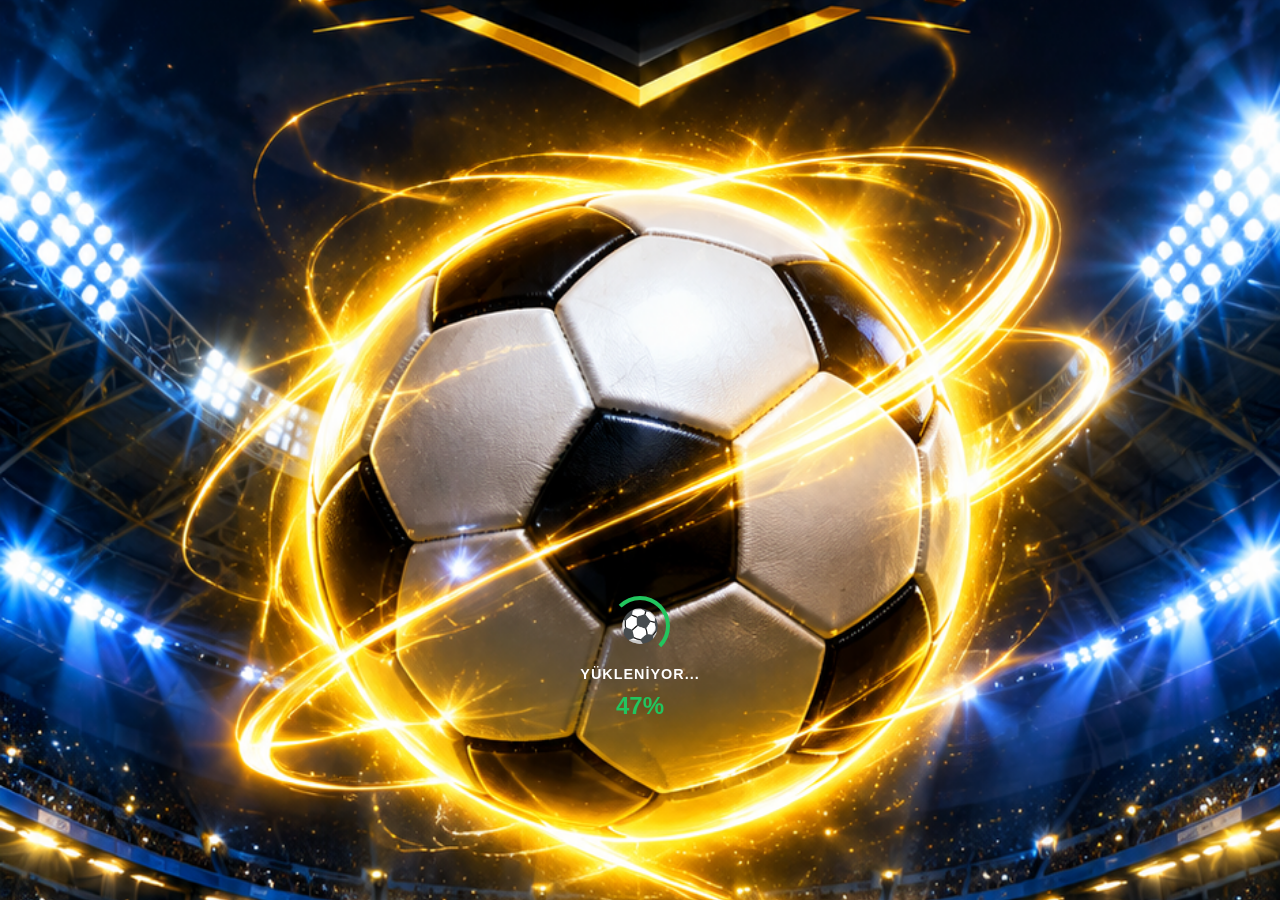
<file: index.html>
<!DOCTYPE html>
<html lang="tr">
<head>
    <meta charset="UTF-8">
    <meta name="viewport" content="width=device-width, initial-scale=1.0, user-scalable=no, viewport-fit=cover">
    <meta name="mobile-web-app-capable" content="yes">
    <meta name="apple-mobile-web-app-capable" content="yes">
    <meta name="apple-mobile-web-app-status-bar-style" content="black-translucent">
    <meta name="theme-color" content="#0a192f">
    <title>Saha Bilgini</title>
    <link rel="stylesheet" href="style.css">
    <link rel="manifest" href="manifest.json">
    <style>
        html, body { background-color: #0a192f !important; margin: 0; padding: 0; }
        @keyframes spin { 0% { transform: rotate(0deg); } 100% { transform: rotate(360deg); } }
        @keyframes pulse { 0% { transform: scale(1); } 50% { transform: scale(1.05); } 100% { transform: scale(1); } }
        @keyframes floatIn { from { opacity: 0; transform: translateY(20px); } to { opacity: 1; transform: translateY(0); } }
        @keyframes shake { 0%, 100% { transform: translateX(0); } 25% { transform: translateX(-5px); } 75% { transform: translateX(5px); } }
        @keyframes glow { 0%, 100% { box-shadow: 0 0 15px rgba(251, 191, 36, 0.5); } 50% { box-shadow: 0 0 30px rgba(251, 191, 36, 1); } }
        @keyframes comboPop { 0% { transform: scale(0); opacity: 0; } 50% { transform: scale(1.3); opacity: 1; } 100% { transform: scale(1); opacity: 1; } }
        @keyframes comboFloat { 0% { transform: translateY(0); opacity: 1; } 100% { transform: translateY(-80px); opacity: 0; } }
    </style>
</head>
<body>

    <!-- SPLASH -->
    <div id="splash-screen">
        <img src="splash-bg.png" alt="Saha Bilgini" class="bg">
        <div class="loader-container" id="loader-container">
            <div class="loader-circle"><div class="loader-ring"></div><div class="loader-ball">⚽</div></div>
            <div class="loading-text">YÜKLENİYOR...</div>
            <div class="loading-percent" id="splash-percent">0%</div>
        </div>
        <button id="start-music-btn" class="start-btn" onclick="startGameWithMusic()" style="display: none;">SAHAYA ÇIKMAK İÇİN DOKUN</button>
    </div>

    <!-- ANA MENÜ -->
    <div id="menu-screen" class="screen active">
        <div class="top-panel">
            <div class="profile-box" onclick="showProfileScreen()" style="cursor:pointer;">
                <span class="profile-icon">👤</span>
                <span class="profile-name" id="menu-profile-name">Oyuncu</span>
            </div>
            <div class="stats-box"><span class="stat-icon">⭐</span><span id="total-stars-display">0</span></div>
            <div class="stats-box"><span class="stat-icon">🪙</span><span id="total-coins-display">0</span></div>
        </div>
        <div id="daily-reminder-banner" class="daily-reminder" style="display:none;" onclick="showDailyScreen()">
            <span>🎁 Günlük ödülünü almayı unutma!</span>
        </div>
        <div class="logo-container">
            <div class="logo-badge">🏆</div>
            <h1 class="game-logo">SAHA<br><span>BİLGİNİ</span></h1>
        </div>
        <div class="menu-buttons">
            <button id="resume-btn" class="menu-btn btn-resume" onclick="resumeGame()" style="display:none;">⏸️ DEVAM ET</button>
            <button class="menu-btn btn-play" onclick="showLevelScreen()">▶️ OYUNA BAŞLA</button>
            <button class="menu-btn btn-daily" onclick="showDailyScreen()">🎁 GÜNLÜK ÖDÜL</button>
            <button class="menu-btn btn-daily-quest" onclick="showQuestsScreen()">🔥 GÜNLÜK GÖREVLER</button>
            <button class="menu-btn btn-ach" onclick="showAchievementsScreen()">🏆 BAŞARIMLAR</button>
            <button class="menu-btn btn-spin" onclick="showSpinScreen()">🎡 ÇARKIFELEK</button>
            <button class="menu-btn btn-invite" onclick="shareGameForStars()">📤 ARKADAŞINI DAVET ET (+10 ⭐)</button>
            <button class="menu-btn btn-settings" onclick="showSettingsScreen()">⚙️ AYARLAR</button>
            <button class="menu-btn btn-howto" onclick="showHowToScreen()">📖 NASIL OYNANIR</button>
        </div>
    </div>

    <!-- BAŞARIMLAR -->
    <div id="achievements-screen" class="screen">
        <div class="settings-header"><h2>🏆 Başarımlar</h2><button class="back-menu-btn" onclick="showMenuScreen()">← Ana Menü</button></div>
        <p class="ach-subtitle">Hedefleri tamamla, ödülleri kap!</p>
        <div class="ach-list" id="ach-list"></div>
    </div>

    <!-- GÜNLÜK GÖREVLER -->
    <div id="quests-screen" class="screen">
        <div class="settings-header"><h2>🔥 Günlük Görevler</h2><button class="back-menu-btn" onclick="showMenuScreen()">← Ana Menü</button></div>
        <p class="ach-subtitle">Bugünün hedeflerini tamamla, ekstra ödüller kazan!</p>
        <div class="ach-list" id="quests-list"></div>
    </div>

    <!-- GÜNLÜK ÖDÜL -->
    <div id="daily-screen" class="screen">
        <div class="settings-header"><h2>🎁 Günlük Ödül</h2><button class="back-menu-btn" onclick="showMenuScreen()">← Ana Menü</button></div>
        <p class="daily-subtitle">Her gün gel, ödülünü al! Seri bozulursa başa döner.</p>
        <div class="daily-grid" id="daily-grid"></div>
        <button class="daily-claim-btn" id="daily-claim-btn" onclick="claimDailyReward()">ÖDÜLÜ AL 🎁</button>
        <p class="daily-status" id="daily-status"></p>
    </div>

    <!-- LİDERLİK TABLOSU -->
    <div id="leaderboard-screen" class="screen">
        <div class="settings-header"><h2>🥇 Liderlik Tablosu</h2><button class="back-menu-btn" onclick="showMenuScreen()">← Ana Menü</button></div>
        <p class="ach-subtitle">En yüksek skorların!</p>
        <div class="ach-list" id="leaderboard-list"></div>
    </div>

    <!-- GÜNÜN SORUSU -->
    <div id="daily-question-screen" class="screen">
        <div class="settings-header"><h2>🌟 Günün Sorusu</h2><button class="back-menu-btn" onclick="showMenuScreen()">← Ana Menü</button></div>
        <p class="ach-subtitle">Her gün tek soru, büyük ödül!</p>
        <div class="daily-question-box" id="daily-question-box">
            <div class="daily-q-icon">🌟</div>
            <div class="daily-q-text" id="daily-q-text">Soru yükleniyor...</div>
            <div class="daily-q-options" id="daily-q-options"></div>
            <div class="daily-q-status" id="daily-q-status"></div>
        </div>
    </div>

    <!-- MAĞAZA -->
    <div id="shop-screen" class="screen">
        <div class="settings-header"><h2>🛒 Mağaza</h2><button class="back-menu-btn" onclick="showMenuScreen()">← Ana Menü</button></div>
        <p class="ach-subtitle">Coin'lerini harcayacak yer!</p>
        <div class="shop-tabs">
            <button class="shop-tab active" onclick="showShopTab('themes')">🎨 Temalar</button>
            <button class="shop-tab" onclick="showShopTab('jokers')">🃏 Jokerler</button>
            <button class="shop-tab" onclick="showShopTab('avatars')">👤 Avatarlar</button>
        </div>
        <div class="shop-content" id="shop-content"></div>
    </div>

    <!-- NASIL OYNANIR -->
    <div id="howto-screen" class="screen">
        <div class="settings-header"><h2>📖 Nasıl Oynanır?</h2><button class="back-menu-btn" onclick="showMenuScreen()">← Ana Menü</button></div>
        <div class="howto-content">
            <div class="howto-item"><div class="howto-icon">🎯</div><div><strong>Doğru Cevap:</strong> Her doğru cevap 100 puan ve 5 coin kazandırır.</div></div>
            <div class="howto-item"><div class="howto-icon">🔥</div><div><strong>Combo:</strong> Üst üste doğru yap, bonus puan kazan!</div></div>
            <div class="howto-item"><div class="howto-icon">⭐</div><div><strong>Yıldızlar:</strong> %30 ile 1, %70 ile 2, %100 ile 3 yıldız alırsın.</div></div>
            <div class="howto-item"><div class="howto-icon">🔒</div><div><strong>Kilit Açma:</strong> Ya yeterli yıldız topla ya da coin öde.</div></div>
            <div class="howto-item"><div class="howto-icon">🃏</div><div><strong>Jokerler:</strong> ✂️ 30, 🎯 70, ❤️ 50 coin.</div></div>
            <div class="howto-item"><div class="howto-icon">🎡</div><div><strong>Çarkıfelek:</strong> 4 saatte 1 ücretsiz çevirme hakkın var!</div></div>
            <div class="howto-item"><div class="howto-icon">🌟</div><div><strong>Günün Sorusu:</strong> Her gün özel soru, doğru cevap = 100 coin + 5 yıldız!</div></div>
            <div class="howto-item"><div class="howto-icon">🛒</div><div><strong>Mağaza:</strong> Coin'lerinle tema, joker ve avatar satın al!</div></div>
            <div class="howto-item"><div class="howto-icon">🎁</div><div><strong>Günlük Ödül:</strong> Her gün gel, artan ödüller kazan!</div></div>
            <div class="howto-item"><div class="howto-icon">🔥</div><div><strong>Günlük Görevler:</strong> Bugünün hedeflerini tamamla, ekstra kazan!</div></div>
            <div class="howto-item"><div class="howto-icon">🏆</div><div><strong>Başarımlar:</strong> Hedefleri tamamla, büyük ödüller kazan!</div></div>
            <div class="howto-item"><div class="howto-icon">👑</div><div><strong>Şampiyonlar Ligi:</strong> 60+ yıldız toplayınca özel bölüm açılır!</div></div>
            <div class="howto-item"><div class="howto-icon">📤</div><div><strong>Paylaş & Kazan:</strong> Oyunu paylaş, her gün +10 ⭐ kazan!</div></div>
            <div class="howto-item"><div class="howto-icon">⏸️</div><div><strong>Pause:</strong> Oyun ekranında sağ üstteki ⏸️ butonuna basarak oyunu durdurabilirsin.</div></div>
        </div>
    </div>

    <!-- TOAST -->
    <div id="toast-notification" class="toast">İsim kaydedildi!</div>

    <!-- COMBO GÖSTERGESİ -->
    <div id="combo-display" class="combo-display"></div>

    <!-- PROFİL -->
    <div id="profile-screen" class="screen">
        <div class="profile-header">
            <h2>👤 Oyuncu Profili</h2>
            <button class="back-menu-btn" onclick="showMenuScreen()">← Ana Menü</button>
        </div>
        <div class="player-card">
            <div class="player-avatar" id="player-avatar-emoji">👤</div>
            <input type="text" id="profile-name-input" class="profile-name-input" placeholder="İsmini yaz..." maxlength="15">
            <button class="profile-save-btn" onclick="saveProfileName()">KAYDET ✅</button>
            <div class="player-welcome" id="player-welcome">Hoş geldin, Oyuncu!</div>
        </div>
        <div class="stats-circle-container">
            <canvas id="stats-canvas" width="200" height="200"></canvas>
            <div class="stats-circle-center">
                <div class="stats-circle-value" id="stats-percentage">0%</div>
                <div class="stats-circle-label">Doğruluk</div>
            </div>
        </div>
        <div class="stats-grid">
            <div class="stat-card stat-blue"><div class="stat-card-icon">🎯</div><div class="stat-card-value" id="stat-total-score">0</div><div class="stat-card-label">Toplam Puan</div></div>
            <div class="stat-card stat-green"><div class="stat-card-icon">✅</div><div class="stat-card-value" id="stat-total-correct">0</div><div class="stat-card-label">Doğru Cevap</div></div>
            <div class="stat-card stat-red"><div class="stat-card-icon">❌</div><div class="stat-card-value" id="stat-total-wrong">0</div><div class="stat-card-label">Yanlış Cevap</div></div>
            <div class="stat-card stat-gold"><div class="stat-card-icon">🏆</div><div class="stat-card-value" id="stat-high-score">0</div><div class="stat-card-label">En Yüksek Skor</div></div>
            <div class="stat-card stat-purple"><div class="stat-card-icon">📚</div><div class="stat-card-value" id="stat-levels-completed">0</div><div class="stat-card-label">Tamamlanan Level</div></div>
            <div class="stat-card stat-orange"><div class="stat-card-icon">⭐</div><div class="stat-card-value" id="stat-perfect-levels">0</div><div class="stat-card-label">Tam Puan Level</div></div>
        </div>
        <div class="player-rank-box">
            <div class="player-rank" id="player-rank">🏅 ACEMİ</div>
            <div class="player-rank-desc" id="player-rank-desc">Daha yeni başlıyorsun, devam et!</div>
        </div>
        <button class="menu-btn btn-share" onclick="shareProfile()">📤 PROFİLİMİ PAYLAŞ</button>
    </div>

    <!-- AYARLAR -->
    <div id="settings-screen" class="screen">
        <div class="settings-header"><h2>⚙️ Ayarlar</h2><button class="back-menu-btn" onclick="showMenuScreen()">← Ana Menü</button></div>
        <div class="settings-list">
            <div class="setting-item">
                <span>🎵 Müzik</span>
                <label class="switch"><input type="checkbox" id="toggle-music" onchange="toggleMusic()"><span class="slider"></span></label>
            </div>
            <div class="setting-item">
                <span>🔊 Ses Efektleri</span>
                <label class="switch"><input type="checkbox" id="toggle-sound" onchange="toggleSound()"><span class="slider"></span></label>
            </div>
            <div class="setting-item">
                <span>🌗 Tema</span>
                <button class="theme-btn" onclick="toggleTheme()" id="theme-toggle-btn">🌙 KOYU</button>
            </div>
            <div class="setting-item">
                <span>📳 Titreşim</span>
                <label class="switch"><input type="checkbox" id="toggle-vibration" onchange="toggleVibration()" checked><span class="slider"></span></label>
            </div>
            <div class="setting-item"><span>🛒 Mağaza</span><button class="theme-btn" onclick="showShopScreen()">GİT</button></div>
            <div class="setting-item"><span>🥇 Liderlik Tablosu</span><button class="theme-btn" onclick="showLeaderboardScreen()">GÖRÜNTÜLE</button></div>
            <div class="setting-item"><span>Verileri Sıfırla</span><button class="reset-btn" onclick="resetGame()">Sıfırla</button></div>
        </div>
    </div>

    <!-- ÇARKIFELEK -->
    <div id="spin-screen" class="screen">
        <div class="spin-header">
            <button class="back-menu-btn" onclick="showMenuScreen()">← Ana Menü</button>
            <div class="stats-box"><span class="stat-icon">🪙</span><span id="spin-coins-display">0</span></div>
        </div>
        <div class="wheel-container">
            <div class="wheel-pointer">▼</div>
            <canvas id="wheel-canvas" width="320" height="320"></canvas>
            <button class="spin-btn" id="spin-btn" onclick="spinWheel()">SPIN 🎡</button>
        </div>
        <p class="spin-timer" id="spin-timer-text">Ücretsiz Çevirme: Hazır!</p>
    </div>

    <!-- LEVEL SEÇİM -->
    <div id="levels-screen" class="screen">
        <div class="screen-header"><span>Level Seçin</span><button class="back-menu-btn" onclick="showMenuScreen()">← Ana Menü</button></div>
        <div class="levels-container" id="levels-container"></div>
    </div>

    <!-- OYUN EKRANI -->
    <div id="quiz-screen" class="screen">
        <div class="quiz-header">
            <span id="question-counter">Soru 1/10</span>
            <div class="quiz-stats">
                <div class="quiz-coin-display">🪙 <span id="quiz-coins-display">0</span></div>
                <div class="timer-circle"><span id="timer-text">15s</span></div>
                <button class="pause-btn" onclick="openPauseMenu()">⏸️</button>
            </div>
        </div>
        <div class="combo-bar" id="combo-bar" style="display:none;">
            <span id="combo-text">🔥 0x COMBO</span>
        </div>
        <div class="question-box" id="question-text">Soru yükleniyor...</div>
        <div class="jokers-panel">
            <div class="jokers-container">
                <div class="joker-wrapper" onclick="useJoker('cut')">
                    <div class="joker-icon">✂️</div>
                    <div class="joker-name">Yarı Yarıya</div>
                    <div class="joker-price-tag">🪙 30</div>
                </div>
                <div class="joker-wrapper" onclick="useJoker('answer')">
                    <div class="joker-icon">🎯</div>
                    <div class="joker-name">Doğru Cevap</div>
                    <div class="joker-price-tag">🪙 70</div>
                </div>
                <div class="joker-wrapper" onclick="useJoker('heart')">
                    <div class="joker-icon">❤️</div>
                    <div class="joker-name">Çift Cevap</div>
                    <div class="joker-price-tag">🪙 50</div>
                </div>
            </div>
        </div>
        <div class="options-list" id="options-container"></div>
        <div class="explanation-box" id="explanation-box" style="display:none;">
            <div class="explanation-title" id="explanation-title">💡 Açıklama</div>
            <div class="explanation-text" id="explanation-text"></div>
        </div>
    </div>

    <!-- SONUÇ -->
    <div id="score-screen" class="screen">
        <div class="score-content">
            <div class="big-stars" id="result-stars">⭐⭐⭐</div>
            <h2 id="final-score-text">SKOR: 0</h2>
            <p id="final-correct-text">Doğru Sayısı: 0/10</p>
            <div class="score-actions">
                <button class="menu-btn btn-play" onclick="restartLevel()">🔄 TEKRAR OYNA</button>
                <button class="menu-btn btn-share" onclick="shareScore()">📤 PAYLAŞ</button>
                <button class="menu-btn btn-settings" onclick="showLevelScreen()">📋 LEVEL LİSTESİ</button>
            </div>
        </div>
    </div>

    <!-- UNLOCK MODAL -->
    <div id="unlock-modal" class="modal-overlay">
        <div class="modal-content">
            <button class="modal-close" onclick="closeUnlockModal()">✖</button>
            <h2 class="modal-title">UNLOCK LEVEL</h2>
            <div class="modal-lock-icon">🔐</div>
            <div class="modal-required">⭐ <span id="modal-required-stars">0</span></div>
            <p class="modal-subtext">TO UNLOCK THIS LEVEL</p>
            <button class="modal-unlock-btn" id="modal-unlock-btn" onclick="unlockLevelWithCoins()">UNLOCK NOW 🪙 <span id="modal-coin-cost">0</span></button>
            <p class="modal-coin-status" id="modal-coin-status"></p>
        </div>
    </div>

    <!-- PRIZE MODAL -->
    <div id="prize-modal" class="modal-overlay">
        <div class="modal-content prize-content">
            <div class="prize-icon" id="prize-icon">🎁</div>
            <h2 class="prize-title" id="prize-title">TEBRİKLER!</h2>
            <p class="prize-text" id="prize-text">Ödülünüz...</p>
            <button class="prize-collect-btn" onclick="closePrizeModal()">TOPLA ✅</button>
        </div>
    </div>

    <!-- ÖDÜL KUTUSU MODAL -->
    <div id="chest-modal" class="modal-overlay">
        <div class="modal-content chest-content">
            <button class="modal-close" onclick="closeChestModal()">✖</button>
            <h2 class="modal-title">🏆 ÖDÜL KUTUSU!</h2>
            <div class="chest-icon" id="chest-icon">📦</div>
            <p class="chest-text" id="chest-text">Kutuyu açmak için dokun!</p>
            <button class="chest-open-btn" id="chest-open-btn" onclick="openChest()">AÇ 📦</button>
        </div>
    </div>

    <!-- PAUSE MODAL -->
    <div id="pause-modal" class="modal-overlay">
        <div class="modal-content pause-content">
            <h2 class="modal-title">⏸️ OYUN DURDURULDU</h2>
            <div class="pause-buttons">
                <button class="pause-menu-btn btn-resume" onclick="resumeFromPause()">▶️ DEVAM ET</button>
                <button class="pause-menu-btn btn-restart" onclick="restartFromPause()">🔄 BAŞTAN BAŞLA</button>
                <button class="pause-menu-btn btn-menu" onclick="exitToMenuFromPause()">🏠 ANA MENÜ</button>
                <div class="pause-toggles">
                    <div class="pause-toggle-item">
                        <span>🎵 Müzik</span>
                        <label class="switch"><input type="checkbox" id="pause-toggle-music" onchange="toggleMusic()"><span class="slider"></span></label>
                    </div>
                    <div class="pause-toggle-item">
                        <span>🔊 Ses Efektleri</span>
                        <label class="switch"><input type="checkbox" id="pause-toggle-sound" onchange="toggleSound()"><span class="slider"></span></label>
                    </div>
                    <div class="pause-toggle-item">
                        <span>📳 Titreşim</span>
                        <label class="switch"><input type="checkbox" id="pause-toggle-vibration" onchange="toggleVibration()"><span class="slider"></span></label>
                    </div>
                </div>
            </div>
        </div>
    </div>

    <script src="script.js"></script>
</body>
    </html>
</file>
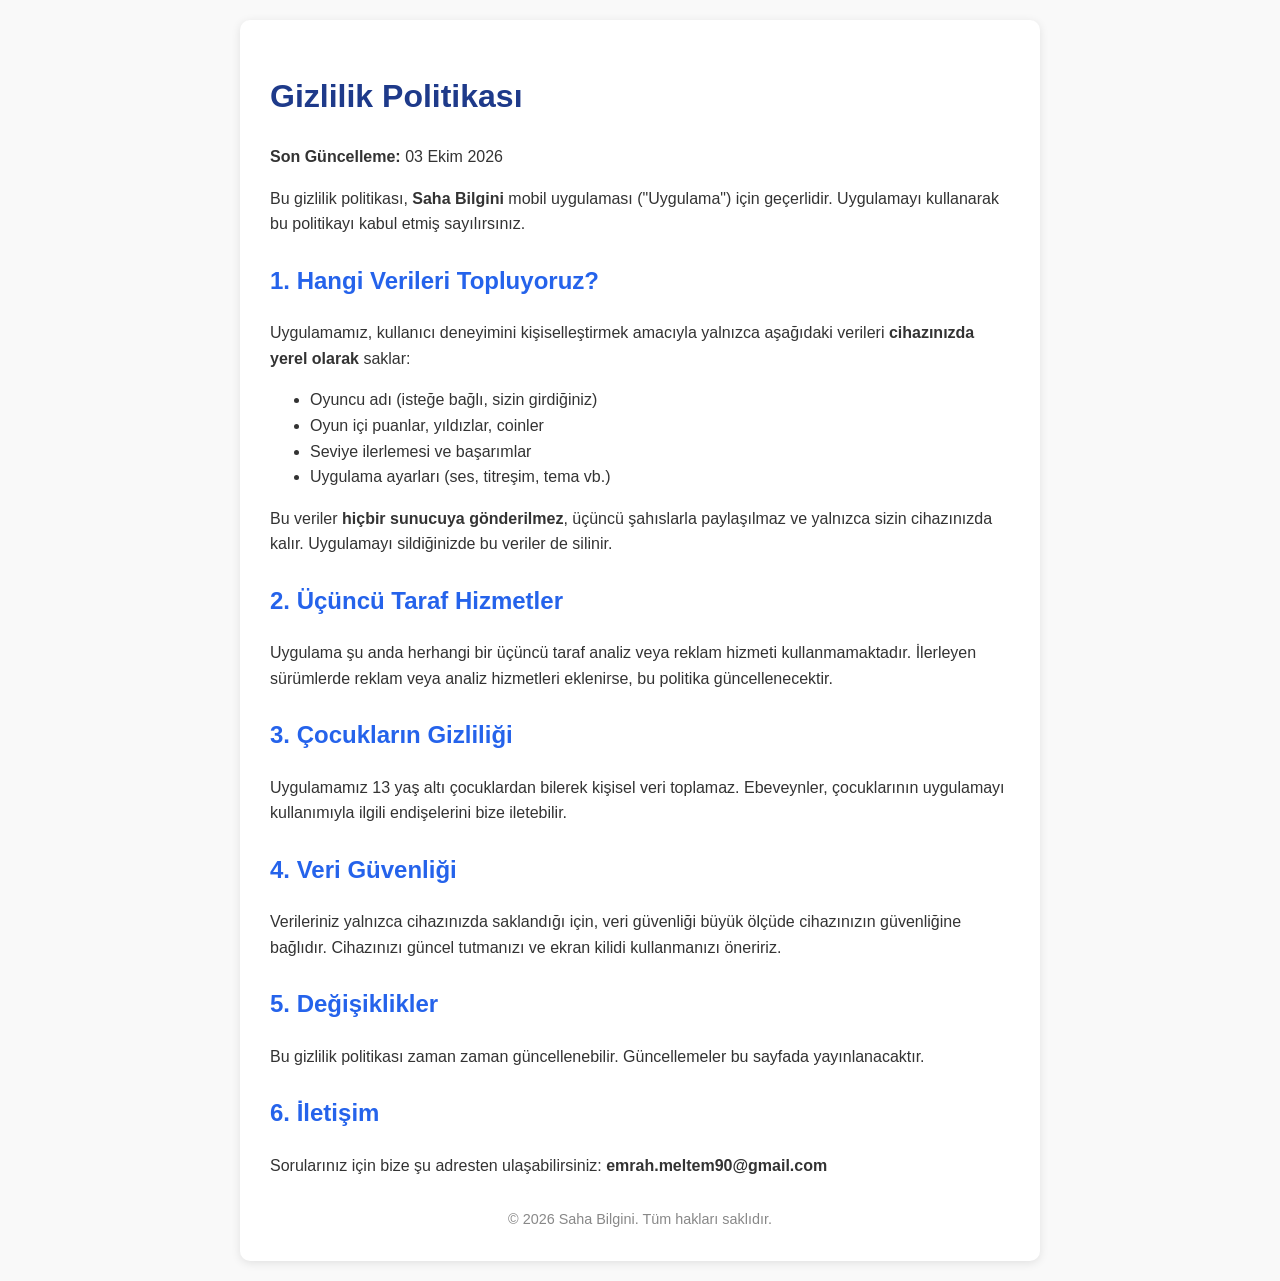
<file: gizlilik-politikasi.html>
<!DOCTYPE html>
<html lang="tr">
<head>
    <meta charset="UTF-8">
    <meta name="viewport" content="width=device-width, initial-scale=1.0">
    <title>Gizlilik Politikası - Saha Bilgini</title>
    <style>
        body {
            font-family: Arial, sans-serif;
            max-width: 800px;
            margin: 0 auto;
            padding: 20px;
            line-height: 1.6;
            color: #333;
            background-color: #f9f9f9;
        }
        h1 { color: #1e3a8a; }
        h2 { color: #2563eb; margin-top: 25px; }
        p { margin-bottom: 15px; }
        .container {
            background-color: #fff;
            padding: 30px;
            border-radius: 10px;
            box-shadow: 0 2px 10px rgba(0,0,0,0.1);
        }
        .footer { text-align: center; margin-top: 30px; color: #888; font-size: 0.9rem; }
    </style>
</head>
<body>
    <div class="container">
        <h1>Gizlilik Politikası</h1>
        <p><strong>Son Güncelleme:</strong> 03 Ekim 2026</p>

        <p>Bu gizlilik politikası, <strong>Saha Bilgini</strong> mobil uygulaması ("Uygulama") için geçerlidir. Uygulamayı kullanarak bu politikayı kabul etmiş sayılırsınız.</p>

        <h2>1. Hangi Verileri Topluyoruz?</h2>
        <p>Uygulamamız, kullanıcı deneyimini kişiselleştirmek amacıyla yalnızca aşağıdaki verileri <strong>cihazınızda yerel olarak</strong> saklar:</p>
        <ul>
            <li>Oyuncu adı (isteğe bağlı, sizin girdiğiniz)</li>
            <li>Oyun içi puanlar, yıldızlar, coinler</li>
            <li>Seviye ilerlemesi ve başarımlar</li>
            <li>Uygulama ayarları (ses, titreşim, tema vb.)</li>
        </ul>
        <p>Bu veriler <strong>hiçbir sunucuya gönderilmez</strong>, üçüncü şahıslarla paylaşılmaz ve yalnızca sizin cihazınızda kalır. Uygulamayı sildiğinizde bu veriler de silinir.</p>

        <h2>2. Üçüncü Taraf Hizmetler</h2>
        <p>Uygulama şu anda herhangi bir üçüncü taraf analiz veya reklam hizmeti kullanmamaktadır. İlerleyen sürümlerde reklam veya analiz hizmetleri eklenirse, bu politika güncellenecektir.</p>

        <h2>3. Çocukların Gizliliği</h2>
        <p>Uygulamamız 13 yaş altı çocuklardan bilerek kişisel veri toplamaz. Ebeveynler, çocuklarının uygulamayı kullanımıyla ilgili endişelerini bize iletebilir.</p>

        <h2>4. Veri Güvenliği</h2>
        <p>Verileriniz yalnızca cihazınızda saklandığı için, veri güvenliği büyük ölçüde cihazınızın güvenliğine bağlıdır. Cihazınızı güncel tutmanızı ve ekran kilidi kullanmanızı öneririz.</p>

        <h2>5. Değişiklikler</h2>
        <p>Bu gizlilik politikası zaman zaman güncellenebilir. Güncellemeler bu sayfada yayınlanacaktır.</p>

        <h2>6. İletişim</h2>
        <p>Sorularınız için bize şu adresten ulaşabilirsiniz: <strong>emrah.meltem90@gmail.com</strong></p>

        <div class="footer">
            © 2026 Saha Bilgini. Tüm hakları saklıdır.
        </div>
    </div>
</body>
</html>
</file>
<file: style.css>
:root {
    --bg-dark: #0a192f; --bg-card: #112240; --primary-blue: #2563eb;
    --primary-light: #3b82f6; --accent-green: #22c55e; --accent-gold: #fbbf24;
    --accent-red: #ef4444; --text-main: #ffffff; --text-muted: #94a3b8;
    --bg-gradient-start: #0f172a; --bg-gradient-end: #1e3a8a;
    --card-bg-start: #1e3a8a; --card-bg-end: #0f172a;
    --option-bg-start: #1e3a8a; --option-bg-end: #0f172a;
    --option-text: #ffffff;
    --question-bg: #0f172a;
    --question-text: #ffffff;
    --overlay-color: rgba(15, 23, 42, 0.85);
}
[data-theme="light"] {
    --bg-dark: #f1f5f9; --bg-card: #ffffff; --text-main: #0f172a;
    --text-muted: #475569; --bg-gradient-start: #e2e8f0; --bg-gradient-end: #93c5fd;
    --card-bg-start: #ffffff; --card-bg-end: #dbeafe;
    --option-bg-start: #ffffff; --option-bg-end: #dbeafe;
    --option-text: #0f172a;
    --question-bg: #ffffff;
    --question-text: #0f172a;
    --overlay-color: rgba(241, 245, 249, 0.85);
}
* { box-sizing: border-box; }
body { 
    font-family: 'Segoe UI', Tahoma, Geneva, Verdana, sans-serif; 
    background-color: var(--bg-dark); 
    color: var(--text-main); 
    margin: 0; 
    padding: 0; 
    user-select: none; 
    transition: background-color 0.5s, color 0.5s;
    background-image: url('stadium-bg.png');
    background-size: cover;
    background-position: center;
    background-repeat: no-repeat;
    padding-top: env(safe-area-inset-top);
}
[data-theme="light"] body { background-image: url('stadium-bg-light.jpg'); }
body::before {
    content: '';
    position: fixed;
    top: 0; left: 0; width: 100%; height: 100%;
    background-color: var(--overlay-color);
    z-index: -1;
    transition: background-color 0.5s;
}
.screen { display: none; width: 100%; min-height: 100vh; padding: 20px; flex-direction: column; position: relative; animation: floatIn 0.3s ease; }
.screen.active { display: flex; }

/* SPLASH */
#splash-screen { position: fixed; top: 0; left: 0; width: 100vw; height: 100vh; background-color: #0a192f; z-index: 99999; display: flex; justify-content: center; align-items: center; transition: opacity 0.5s ease; }
#splash-screen img.bg { width: 100%; height: 100%; object-fit: cover; position: absolute; top: 0; left: 0; z-index: -1; }
.loader-container { position: absolute; bottom: 180px; display: flex; flex-direction: column; align-items: center; gap: 10px; transition: opacity 0.5s ease; }
.loader-circle { position: relative; width: 60px; height: 60px; display: flex; justify-content: center; align-items: center; }
.loader-ring { position: absolute; width: 100%; height: 100%; border-radius: 50%; border: 4px solid transparent; border-top: 4px solid var(--accent-green); border-right: 4px solid var(--accent-green); animation: spin 1s linear infinite; }
.loader-ball { font-size: 2rem; z-index: 2; animation: pulse 1.5s infinite; }
.loading-text { color: #fff; font-family: sans-serif; font-size: 0.9rem; font-weight: bold; letter-spacing: 1px; text-align: center; }
.loading-percent { font-size: 1.5rem; font-weight: 900; color: var(--accent-green); }
@keyframes spin { 0% { transform: rotate(0deg); } 100% { transform: rotate(360deg); } }
@keyframes pulse { 0% { transform: scale(1); } 50% { transform: scale(1.05); } 100% { transform: scale(1); } }
@keyframes floatIn { from { opacity: 0; transform: translateY(20px); } to { opacity: 1; transform: translateY(0); } }
@keyframes shake { 0%, 100% { transform: translateX(0); } 25% { transform: translateX(-5px); } 75% { transform: translateX(5px); } }
@keyframes glow { 0%, 100% { box-shadow: 0 0 15px rgba(251, 191, 36, 0.5); } 50% { box-shadow: 0 0 30px rgba(251, 191, 36, 1); } }

.start-btn { 
    position: absolute; 
    bottom: 150px; 
    left: 50%; 
    transform: translateX(-50%) scale(0.8); 
    background: linear-gradient(180deg, #fbbf24 0%, #d97706 100%); 
    color: #fff; 
    border: 3px solid #fff; 
    border-radius: 50px; 
    padding: 18px 50px; 
    font-size: 1.1rem; 
    font-weight: 900; 
    cursor: pointer; 
    box-shadow: 0 6px 0 #78350f, 0 0 30px rgba(251, 191, 36, 0.8); 
    text-shadow: 0 2px 2px rgba(0,0,0,0.5); 
    letter-spacing: 2px; 
    z-index: 10; 
    opacity: 0; 
    transition: opacity 0.5s ease, transform 0.5s ease, box-shadow 0.3s ease; 
    text-transform: uppercase; 
    overflow: hidden;
}
.start-btn.show { 
    opacity: 1; 
    transform: translateX(-50%) scale(1); 
    animation: pulse 1.5s infinite, glow 2s infinite; 
}
.start-btn:active { 
    transform: translateX(-50%) scale(0.97) translateY(4px); 
    box-shadow: 0 2px 0 #78350f, 0 0 40px rgba(251, 191, 36, 1); 
}

/* MENÜ */
#menu-screen { justify-content: space-between; align-items: center; padding-top: 40px; padding-bottom: 40px; }
.top-panel { display: flex; justify-content: space-between; width: 100%; align-items: center; padding: 0 10px; }
.profile-box { display: flex; align-items: center; gap: 5px; background: rgba(0,0,0,0.3); padding: 5px 12px; border-radius: 20px; border: 2px solid rgba(255,255,255,0.2); }
.profile-name { font-size: 0.8rem; font-weight: bold; color: #cbd5e1; }
[data-theme="light"] .profile-name { color: #334155; }
.stats-box { display: flex; align-items: center; gap: 5px; background: rgba(0,0,0,0.3); padding: 5px 12px; border-radius: 20px; border: 2px solid rgba(255,255,255,0.2); font-weight: bold; color: #fff; }
[data-theme="light"] .stats-box { background: rgba(255,255,255,0.7); color: #0f172a; border-color: #64748b; }
.logo-container { text-align: center; margin-top: 20px; margin-bottom: 20px; display: flex; flex-direction: column; align-items: center; gap: 10px; }
.logo-badge { width: 60px; height: 60px; background: linear-gradient(180deg, #1e3a8a 0%, #0f172a 100%); border: 3px solid var(--accent-gold); border-radius: 50%; display: flex; justify-content: center; align-items: center; font-size: 1.8rem; box-shadow: 0 0 20px rgba(251, 191, 36, 0.5); }
.game-logo { font-size: 2.2rem; font-weight: 900; color: #fff; text-shadow: 0 4px 0 #1e3a8a; line-height: 1.1; margin: 0; }
[data-theme="light"] .game-logo { color: #0f172a; text-shadow: 0 4px 0 #93c5fd; }
.game-logo span { font-size: 1.5rem; color: var(--accent-gold); text-shadow: 0 2px 0 #b45309; }
.menu-buttons { width: 100%; display: flex; flex-direction: column; gap: 12px; padding: 0 20px; margin-top: auto; }
.menu-btn { 
    width: 100%; 
    padding: 16px; 
    border-radius: 16px; 
    font-size: 1rem; 
    font-weight: 900; 
    border: none; 
    cursor: pointer; 
    transition: all 0.1s ease; 
    display: flex; 
    justify-content: center; 
    align-items: center; 
    gap: 10px; 
    text-transform: uppercase;
    letter-spacing: 1px;
    position: relative;
    box-shadow: 0 6px 0 rgba(0,0,0,0.4), 0 8px 15px rgba(0,0,0,0.3);
    transform: translateY(0);
}
.menu-btn:active { 
    transform: translateY(6px); 
    box-shadow: 0 0px 0 rgba(0,0,0,0.4), 0 2px 5px rgba(0,0,0,0.3); 
}
.btn-play { background: linear-gradient(180deg, #fbbf24 0%, #d97706 100%); color: #fff; }
.btn-settings { background: linear-gradient(180deg, #3b82f6 0%, #1d4ed8 100%); color: #fff; }
.btn-howto { background: linear-gradient(180deg, #22c55e 0%, #15803d 100%); color: #fff; }
.btn-spin { background: linear-gradient(180deg, #a855f7 0%, #7e22ce 100%); color: #fff; }
.btn-daily { background: linear-gradient(180deg, #22c55e 0%, #16a34a 100%); color: #fff; }
.btn-daily-quest { background: linear-gradient(180deg, #ef4444 0%, #991b1b 100%); color: #fff; }
.btn-ach { background: linear-gradient(180deg, #f59e0b 0%, #b45309 100%); color: #fff; }
.btn-share { background: linear-gradient(180deg, #0ea5e9 0%, #0369a1 100%); color: #fff; margin-top: 10px; }
.btn-invite { background: linear-gradient(180deg, #ec4899 0%, #be185d 100%); color: #fff; }
.btn-resume { background: linear-gradient(180deg, #22c55e 0%, #16a34a 100%); color: #fff; }

/* GÜNLÜK HATIRLATICI */
.daily-reminder { background: linear-gradient(180deg, #fbbf24 0%, #d97706 100%); color: #fff; padding: 10px 20px; border-radius: 30px; font-weight: bold; font-size: 0.9rem; margin-top: 10px; text-align: center; cursor: pointer; border: 2px solid #fff; box-shadow: 0 0 20px rgba(251, 191, 36, 0.8); animation: pulse 2s infinite; width: 100%; }

/* DİĞER EKRANLAR */
#settings-screen, #howto-screen, #achievements-screen, #daily-screen, #profile-screen, #quests-screen, #leaderboard-screen { padding-top: 30px; overflow-y: auto; }
.settings-header, .profile-header { display: flex; justify-content: space-between; align-items: center; margin-bottom: 25px; }
.settings-header h2, .profile-header h2 { color: #fff; margin: 0; text-shadow: 0 2px 4px rgba(0,0,0,0.5); }
[data-theme="light"] .settings-header h2, [data-theme="light"] .profile-header h2 { color: #0f172a; text-shadow: none; }
.back-menu-btn { background: rgba(0,0,0,0.3); color: #94a3b8; border: 1px solid #334155; padding: 8px 14px; border-radius: 8px; cursor: pointer; font-weight: bold; }
[data-theme="light"] .back-menu-btn { background: rgba(255,255,255,0.7); color: #334155; border-color: #64748b; }
.settings-list, .howto-content, .ach-list { display: flex; flex-direction: column; gap: 12px; }
.setting-item, .howto-item, .ach-card { background: linear-gradient(180deg, var(--card-bg-start) 0%, var(--card-bg-end) 100%); border: 2px solid #3b82f6; border-radius: 15px; padding: 15px; display: flex; justify-content: space-between; align-items: center; gap: 12px; font-weight: bold; color: var(--text-main); }
.howto-item { justify-content: flex-start; font-size: 0.9rem; line-height: 1.4; }
.howto-icon { font-size: 2rem; flex-shrink: 0; }
.ach-card.done { background: linear-gradient(180deg, #22c55e 0%, #15803d 100%); border-color: #4ade80; color: #fff; }
.ach-icon { font-size: 2rem; width: 50px; height: 50px; display: flex; justify-content: center; align-items: center; background: rgba(0,0,0,0.3); border-radius: 12px; flex-shrink: 0; }
.ach-info { flex-grow: 1; display: flex; flex-direction: column; gap: 3px; text-align: left; }
.ach-title { font-size: 1rem; font-weight: 900; color: var(--text-main); }
.ach-desc { font-size: 0.75rem; color: var(--text-muted); }
.ach-card.done .ach-title, .ach-card.done .ach-desc { color: #fff; }
.ach-reward { font-size: 0.8rem; color: var(--accent-gold); font-weight: bold; }
.ach-status { font-size: 1.5rem; flex-shrink: 0; }

.switch { position: relative; display: inline-block; width: 50px; height: 26px; }
.switch input { opacity: 0; width: 0; height: 0; }
.slider { position: absolute; cursor: pointer; top: 0; left: 0; right: 0; bottom: 0; background-color: #475569; transition: .4s; border-radius: 34px; }
.slider:before { position: absolute; content: ""; height: 20px; width: 20px; left: 3px; bottom: 3px; background-color: white; transition: .4s; border-radius: 50%; }
input:checked + .slider { background-color: var(--accent-green); }
input:checked + .slider:before { transform: translateX(24px); }
.reset-btn { background-color: var(--accent-red); color: #fff; border: none; padding: 8px 15px; border-radius: 8px; font-weight: bold; cursor: pointer; }
.theme-btn { background: linear-gradient(180deg, #3b82f6 0%, #1d4ed8 100%); color: #fff; border: 2px solid #fff; padding: 8px 15px; border-radius: 8px; font-weight: bold; cursor: pointer; }

/* GÜNLÜK ÖDÜL */
.daily-subtitle, .ach-subtitle { color: #cbd5e1; font-size: 0.9rem; text-align: center; margin-bottom: 20px; }
[data-theme="light"] .daily-subtitle, [data-theme="light"] .ach-subtitle { color: #334155; }
.daily-grid { display: grid; grid-template-columns: repeat(2, 1fr); gap: 12px; margin-bottom: 20px; }
.daily-card { background: linear-gradient(180deg, var(--card-bg-start) 0%, var(--card-bg-end) 100%); border: 2px solid #3b82f6; border-radius: 15px; padding: 15px; text-align: center; box-shadow: 0 4px 0 rgba(0,0,0,0.3); }
.daily-card.claimed { background: linear-gradient(180deg, #22c55e 0%, #15803d 100%); border-color: #4ade80; }
.daily-card.today { background: linear-gradient(180deg, #fbbf24 0%, #d97706 100%); border-color: #fff; box-shadow: 0 0 20px rgba(251, 191, 36, 0.8); animation: pulse 1.5s infinite; }
.daily-day { font-size: 0.8rem; font-weight: bold; color: var(--text-muted); margin-bottom: 5px; }
.daily-card.claimed .daily-day, .daily-card.claimed .daily-reward { color: #fff; }
.daily-card.today .daily-day, .daily-card.today .daily-reward { color: #fff; }
.daily-reward { font-size: 1.2rem; font-weight: 900; color: var(--text-main); text-shadow: 0 2px 4px rgba(0,0,0,0.5); }
.daily-claim-btn { background: linear-gradient(180deg, #22c55e 0%, #16a34a 100%); color: #fff; border: 3px solid #fff; border-radius: 30px; padding: 15px; font-size: 1.1rem; font-weight: 900; cursor: pointer; width: 100%; box-shadow: 0 5px 0 #14532d; text-transform: uppercase; }
.daily-claim-btn:active { transform: translateY(4px); box-shadow: 0 1px 0 #14532d; }
.daily-claim-btn:disabled { background: #475569; box-shadow: 0 5px 0 #1e293b; cursor: not-allowed; opacity: 0.7; }
.daily-status { color: #cbd5e1; font-size: 0.9rem; text-align: center; margin-top: 15px; font-weight: bold; }
[data-theme="light"] .daily-status { color: #334155; }

/* BİLDİRİM - DÜZELTİLDİ */
.toast { 
    position: fixed; 
    top: -100px; 
    left: 50%; 
    transform: translateX(-50%); 
    background: linear-gradient(180deg, #22c55e 0%, #16a34a 100%); 
    color: #fff; 
    padding: 15px 30px; 
    border-radius: 12px; 
    font-weight: bold; 
    box-shadow: 0 6px 0 #14532d; 
    z-index: 999999; 
    transition: top 0.4s ease, opacity 0.4s ease; 
    border: 3px solid #fff; 
    font-size: 1rem; 
    max-width: 90%; 
    text-align: center;
    opacity: 0;
    pointer-events: none;
    display: none;
}
.toast.show { 
    display: block;
    top: 80px;
    opacity: 1;
    pointer-events: auto;
}

/* LEVEL SEÇİM */
#levels-screen { padding-top: 30px; }
.screen-header { display: flex; justify-content: space-between; align-items: center; margin-bottom: 20px; }
.screen-header span { color: #fff; font-weight: bold; text-shadow: 0 2px 4px rgba(0,0,0,0.5); }
[data-theme="light"] .screen-header span { color: #0f172a; text-shadow: none; }
.levels-container { display: flex; flex-direction: column; gap: 12px; overflow-y: auto; max-height: 70vh; padding-right: 5px; }
.levels-container::-webkit-scrollbar { width: 5px; }
.levels-container::-webkit-scrollbar-thumb { background: #334155; border-radius: 10px; }
.level-card { display: flex; align-items: center; background: linear-gradient(180deg, var(--card-bg-start) 0%, var(--card-bg-end) 100%); border: 2px solid #3b82f6; border-radius: 16px; padding: 10px; cursor: pointer; transition: 0.2s; box-shadow: 0 4px 0 rgba(0,0,0,0.3); animation: floatIn 0.3s ease; }
.level-card:active:not(.locked) { transform: translateY(4px); box-shadow: 0 0 0 rgba(0,0,0,0.3); }
.level-card.locked { filter: grayscale(0.7); opacity: 0.8; }
.level-avatar-box { width: 60px; height: 60px; background-color: var(--bg-dark); border: 2px solid var(--accent-gold); border-radius: 12px; display: flex; flex-direction: column; justify-content: center; align-items: center; margin-right: 12px; flex-shrink: 0; overflow: hidden; }
.level-avatar-icon { font-size: 1.8rem; }
.level-avatar-role { font-size: 0.5rem; font-weight: bold; color: var(--accent-gold); text-transform: uppercase; margin-top: -3px; }
.level-info { flex-grow: 1; display: flex; flex-direction: column; gap: 5px; }
.level-title { font-size: 1rem; font-weight: 900; color: var(--text-main); text-transform: uppercase; line-height: 1.1; }
.level-progress-bar { width: 100%; height: 14px; background-color: var(--bg-dark); border-radius: 7px; overflow: hidden; position: relative; }
.level-progress-fill { height: 100%; background: linear-gradient(90deg, #22c55e, #4ade80); width: 0%; transition: width 0.5s ease; }
.level-progress-text { position: absolute; top: 0; left: 0; width: 100%; height: 100%; display: flex; justify-content: center; align-items: center; font-size: 0.7rem; font-weight: bold; color: #fff; }
.level-stars { font-size: 0.8rem; color: var(--accent-gold); letter-spacing: 2px; }
.level-status { width: 60px; display: flex; justify-content: center; align-items: center; font-size: 1.5rem; margin-left: 10px; }
.level-coin-btn { background: linear-gradient(180deg, #22c55e 0%, #16a34a 100%); color: #fff; border: 2px solid #fff; border-radius: 10px; padding: 4px 8px; font-size: 0.8rem; font-weight: bold; display: flex; align-items: center; gap: 3px; box-shadow: 0 3px 0 #14532d; }
.ad-btn { background: linear-gradient(180deg, #22c55e 0%, #16a34a 100%); color: #fff; border: 3px solid #fff; padding: 14px; border-radius: 30px; font-size: 1rem; font-weight: bold; cursor: pointer; width: 100%; margin-top: 15px; box-shadow: 0 5px 0 #14532d; }

/* ŞAMPİYONLAR LİGİ */
.champion-header { display: flex; justify-content: center; align-items: center; padding: 15px 0; margin: 20px 0 10px 0; font-size: 1.2rem; font-weight: 900; color: var(--accent-gold); text-shadow: 0 0 15px rgba(251, 191, 36, 0.8); letter-spacing: 2px; border-top: 2px dashed rgba(251, 191, 36, 0.3); border-bottom: 2px dashed rgba(251, 191, 36, 0.3); }
.champion-card { background: linear-gradient(180deg, #6b21a8 0%, #0f172a 100%) !important; border: 2px solid var(--accent-gold) !important; box-shadow: 0 4px 0 #4c1d95, 0 0 15px rgba(251, 191, 36, 0.3) !important; }
.champion-card.locked { background: linear-gradient(180deg, #3b0764 0%, #0f172a 100%) !important; border-color: #64748b !important; box-shadow: 0 4px 0 #1e1b4b !important; }
.champion-avatar { border-color: var(--accent-gold) !important; box-shadow: 0 0 15px rgba(251, 191, 36, 0.8) !important; background: linear-gradient(180deg, #4c1d95 0%, #0f172a 100%) !important; }
.champion-card .level-title { color: var(--accent-gold) !important; text-shadow: 0 0 10px rgba(251, 191, 36, 0.5) !important; }
.champion-card.locked .level-title { color: #94a3b8 !important; text-shadow: none !important; }
.champion-card.locked .level-stars { color: #64748b !important; }

/* OYUN EKRANI */
#quiz-screen { padding-top: 30px; }
.quiz-header { display: flex; justify-content: space-between; align-items: center; margin-bottom: 20px; }
#question-counter { font-size: 1.2rem; font-weight: bold; color: #fff; }
[data-theme="light"] #question-counter { color: #0f172a; }
.quiz-stats { display: flex; align-items: center; gap: 10px; }
.quiz-coin-display { background: rgba(0,0,0,0.4); border: 2px solid var(--accent-gold); border-radius: 20px; padding: 5px 12px; font-weight: bold; font-size: 1rem; color: var(--accent-gold); }
.timer-circle { width: 50px; height: 50px; border-radius: 50%; border: 4px solid var(--accent-gold); display: flex; justify-content: center; align-items: center; font-weight: 900; font-size: 1rem; color: var(--accent-gold); background-color: rgba(0,0,0,0.3); }
.pause-btn { width: 50px; height: 50px; border-radius: 50%; border: 4px solid var(--accent-gold); display: flex; justify-content: center; align-items: center; font-size: 1.5rem; background-color: rgba(0,0,0,0.3); cursor: pointer; color: var(--accent-gold); transition: transform 0.2s; }
.pause-btn:active { transform: scale(0.9); }
.question-box { background-color: var(--question-bg); border: 3px solid #3b82f6; border-radius: 16px; padding: 25px 20px; font-size: 1.2rem; font-weight: bold; text-align: center; min-height: 100px; display: flex; justify-content: center; align-items: center; margin-bottom: 20px; box-shadow: 0 0 15px rgba(59, 130, 246, 0.5); color: var(--question-text); animation: floatIn 0.3s ease; }

/* JOKER PANELİ - CAM EFEKTİ */
.jokers-panel { 
    background: rgba(15, 23, 42, 0.4); 
    border: 1px solid rgba(251, 191, 36, 0.2); 
    border-radius: 18px; 
    padding: 12px; 
    margin-bottom: 20px; 
    backdrop-filter: blur(10px);
    -webkit-backdrop-filter: blur(10px);
    box-shadow: 0 4px 30px rgba(0, 0, 0, 0.2);
}
[data-theme="light"] .jokers-panel { 
    background: rgba(226, 232, 240, 0.5); 
    border-color: rgba(148, 163, 184, 0.5); 
}
.jokers-container { 
    display: flex; 
    justify-content: space-between; 
    gap: 8px; 
}
.joker-wrapper { 
    flex: 1; 
    display: flex; 
    flex-direction: column; 
    align-items: center; 
    justify-content: center;
    gap: 5px; 
    background: rgba(30, 58, 138, 0.35); 
    border: 1.5px solid rgba(251, 191, 36, 0.6); 
    border-radius: 16px; 
    padding: 12px 8px; 
    backdrop-filter: blur(8px);
    -webkit-backdrop-filter: blur(8px);
    box-shadow: 0 8px 32px 0 rgba(0, 0, 0, 0.3), inset 0 0 10px rgba(255, 255, 255, 0.05);
    cursor: pointer;
    transition: transform 0.1s, box-shadow 0.2s, background 0.2s;
    min-height: 100px;
}
.joker-wrapper:active { 
    transform: scale(0.95); 
    background: rgba(30, 58, 138, 0.5);
    box-shadow: 0 8px 32px 0 rgba(251, 191, 36, 0.3), inset 0 0 15px rgba(255, 255, 255, 0.1);
}
.joker-icon {
    font-size: 2rem;
    line-height: 1;
    filter: drop-shadow(0 0 8px rgba(255,255,255,0.5));
}
.joker-name { 
    font-size: 0.8rem; 
    font-weight: 900; 
    color: #ffffff; 
    text-align: center;
    line-height: 1.1;
    text-shadow: 0 1px 3px rgba(0,0,0,0.5);
}
.joker-price-tag { 
    font-size: 0.75rem; 
    font-weight: 900; 
    color: #fbbf24; 
    background: rgba(0,0,0,0.4); 
    padding: 2px 10px; 
    border-radius: 10px; 
    border: 1px solid rgba(251, 191, 36, 0.3);
    backdrop-filter: blur(4px);
    -webkit-backdrop-filter: blur(4px);
}

/* OPTIONS - CAM EFEKTİ */
.options-list { display: flex; flex-direction: column; gap: 12px; }
.option-btn { 
    background: rgba(30, 58, 138, 0.35); 
    color: var(--option-text); 
    border: 1.5px solid rgba(59, 130, 246, 0.5); 
    padding: 18px 20px; 
    border-radius: 16px; 
    font-size: 1rem; 
    font-weight: bold; 
    text-align: left; 
    cursor: pointer; 
    display: flex; 
    align-items: center; 
    gap: 10px; 
    transition: all 0.1s ease; 
    animation: floatIn 0.3s ease;
    box-shadow: 0 6px 0 rgba(0,0,0,0.3), 0 8px 15px rgba(0,0,0,0.2);
    transform: translateY(0);
    backdrop-filter: blur(6px);
    -webkit-backdrop-filter: blur(6px);
}
.option-btn:active:not(:disabled) { 
    transform: translateY(6px); 
    background: rgba(30, 58, 138, 0.55);
    box-shadow: 0 0px 0 rgba(0,0,0,0.3), 0 2px 5px rgba(0,0,0,0.2); 
}
.option-btn.correct { 
    background: linear-gradient(180deg, #22c55e 0%, #15803d 100%); 
    color: #fff; 
    animation: golAnimasyon 1s ease;
    box-shadow: 0 6px 0 #14532d, 0 8px 15px rgba(0,0,0,0.3);
}
.option-btn.incorrect { 
    background: linear-gradient(180deg, #ef4444 0%, #7f1d1d 100%); 
    color: #fff; 
    animation: kirmiziKartAnimasyon 1s ease;
    box-shadow: 0 6px 0 #450a0a, 0 8px 15px rgba(0,0,0,0.3);
}
.option-btn:disabled { cursor: default; }
.option-btn.hidden-option { opacity: 0.1; pointer-events: none; }
.option-letter { 
    background-color: rgba(0,0,0,0.2); 
    width: 28px; 
    height: 28px; 
    display: flex; 
    justify-content: center; 
    align-items: center; 
    border-radius: 50%; 
    font-weight: 900; 
    font-size: 0.8rem; 
}
[data-theme="light"] .option-letter { background-color: rgba(0,0,0,0.1); }

/* Gol Animasyonu */
@keyframes golAnimasyon {
    0% { transform: scale(1); }
    30% { transform: scale(1.1); }
    50% { transform: scale(1.05); }
    100% { transform: scale(1); }
}
/* Kırmızı Kart Animasyonu */
@keyframes kirmiziKartAnimasyon {
    0% { transform: translateX(0); }
    25% { transform: translateX(-10px); }
    50% { transform: translateX(10px); }
    75% { transform: translateX(-5px); }
    100% { transform: translateX(0); }
}
/* Gol ve Kart İkonları */
.gol-ikon {
    font-size: 1.5rem;
    animation: golIkonAnimasyon 1s ease;
    display: inline-block;
    margin-left: 10px;
}
.kart-ikon {
    font-size: 1.5rem;
    animation: kartIkonAnimasyon 1s ease;
    display: inline-block;
    margin-left: 10px;
}
@keyframes golIkonAnimasyon {
    0% { transform: scale(0); opacity: 0; }
    50% { transform: scale(1.5); opacity: 1; }
    100% { transform: scale(1); opacity: 1; }
}
@keyframes kartIkonAnimasyon {
    0% { transform: rotate(0deg) scale(0); opacity: 0; }
    50% { transform: rotate(360deg) scale(1.2); opacity: 1; }
    100% { transform: rotate(360deg) scale(1); opacity: 1; }
}

/* SONUÇ EKRANI */
#score-screen { justify-content: center; align-items: center; text-align: center; }
.score-content { width: 100%; display: flex; flex-direction: column; align-items: center; gap: 15px; }
.big-stars { font-size: 4rem; color: var(--accent-gold); text-shadow: 0 0 20px rgba(251, 191, 36, 0.8); animation: glow 1.5s infinite; }
#final-score-text { font-size: 2.5rem; font-weight: 900; color: #fff; margin: 0; text-shadow: 0 4px 0 #1e3a8a; }
[data-theme="light"] #final-score-text { color: #0f172a; text-shadow: 0 4px 0 #93c5fd; }
#final-correct-text { font-size: 1.2rem; color: #cbd5e1; margin: 0; }
[data-theme="light"] #final-correct-text { color: #334155; }
.score-actions { width: 100%; display: flex; flex-direction: column; gap: 10px; margin-top: 20px; padding: 0 10px; }

/* MODAL */
.modal-overlay { display: none; position: fixed; top: 0; left: 0; width: 100vw; height: 100vh; background-color: rgba(0, 0, 0, 0.8); z-index: 10000; justify-content: center; align-items: center; }
.modal-overlay.active { display: flex; animation: floatIn 0.3s ease; }
.modal-content { background: linear-gradient(180deg, var(--card-bg-start) 0%, var(--card-bg-end) 100%); border: 3px solid #3b82f6; border-radius: 20px; padding: 30px; width: 90%; max-width: 400px; text-align: center; position: relative; box-shadow: 0 0 30px rgba(59, 130, 246, 0.8); color: var(--text-main); }
.modal-close { position: absolute; top: -15px; right: -15px; background-color: var(--accent-red); color: #fff; border: 2px solid #fff; border-radius: 50%; width: 35px; height: 35px; font-size: 1rem; font-weight: bold; cursor: pointer; box-shadow: 0 4px 0 #7f1d1d; }
.modal-title { font-size: 1.5rem; font-weight: 900; color: var(--text-main); margin: 0 0 20px 0; }
.modal-lock-icon { font-size: 4rem; margin-bottom: 15px; filter: drop-shadow(0 0 15px rgba(251, 191, 36, 0.8)); }
.modal-required { font-size: 2rem; font-weight: 900; color: var(--accent-gold); margin-bottom: 5px; text-shadow: 0 0 10px rgba(251, 191, 36, 0.8); }
.modal-subtext { font-size: 0.9rem; color: var(--text-muted); font-weight: bold; margin: 0 0 25px 0; text-transform: uppercase; letter-spacing: 1px; }
[data-theme="light"] .modal-subtext { color: #334155; }
.modal-unlock-btn { background: linear-gradient(180deg, #22c55e 0%, #16a34a 100%); color: #fff; border: 3px solid #fff; border-radius: 15px; padding: 15px 25px; font-size: 1.1rem; font-weight: 900; cursor: pointer; width: 100%; box-shadow: 0 6px 0 #14532d; display: flex; justify-content: center; align-items: center; gap: 8px; text-transform: uppercase; }
.modal-unlock-btn:active { transform: translateY(4px); box-shadow: 0 2px 0 #14532d; }
.modal-unlock-btn:disabled { background: #475569; box-shadow: 0 6px 0 #1e293b; cursor: not-allowed; opacity: 0.7; }
.modal-coin-status { font-size: 0.85rem; color: #f87171; font-weight: bold; margin-top: 15px; margin-bottom: 0; }

/* PAUSE MENÜSÜ */
.pause-content { border-color: var(--accent-gold) !important; }
.pause-buttons { display: flex; flex-direction: column; gap: 12px; margin-top: 15px; }
.pause-menu-btn { padding: 15px; border-radius: 15px; font-size: 1rem; font-weight: bold; border: 3px solid #fff; cursor: pointer; transition: transform 0.1s; text-align: center; }
.pause-menu-btn:active { transform: scale(0.97); }
.btn-resume { background: linear-gradient(180deg, #22c55e 0%, #16a34a 100%); color: #fff; box-shadow: 0 5px 0 #14532d; }
.btn-restart { background: linear-gradient(180deg, #fbbf24 0%, #d97706 100%); color: #fff; box-shadow: 0 5px 0 #78350f; }
.btn-menu { background: linear-gradient(180deg, #3b82f6 0%, #1d4ed8 100%); color: #fff; box-shadow: 0 5px 0 #1e3a8a; }
.pause-toggles { display: flex; flex-direction: column; gap: 10px; margin-top: 15px; padding-top: 15px; border-top: 1px solid #334155; }
.pause-toggle-item { display: flex; justify-content: space-between; align-items: center; font-weight: bold; font-size: 0.9rem; color: var(--text-main); }

/* ÇARKIFELEK */
#spin-screen { padding-top: 30px; align-items: center; justify-content: flex-start; }
.spin-header { display: flex; justify-content: space-between; align-items: center; width: 100%; margin-bottom: 30px; }
.wheel-container { position: relative; display: flex; flex-direction: column; align-items: center; gap: 20px; }
.wheel-pointer { position: absolute; top: -20px; left: 50%; transform: translateX(-50%); font-size: 2.5rem; color: var(--accent-gold); z-index: 10; filter: drop-shadow(0 0 10px rgba(251, 191, 36, 0.8)); }
#wheel-canvas { 
    border-radius: 50%; 
    border: 12px solid #d4af37; 
    box-shadow: 0 0 40px rgba(251, 191, 36, 0.8), 0 10px 20px rgba(0,0,0,0.5), inset 0 0 30px rgba(0,0,0,0.6); 
    background: #0f172a; 
    transition: transform 4s cubic-bezier(0.17, 0.67, 0.12, 0.99); 
    position: relative;
    z-index: 2;
}
.wheel-container::before {
    content: '';
    position: absolute;
    top: -20px;
    left: 50%;
    transform: translateX(-50%);
    width: 90%;
    height: 90%;
    border-radius: 50%;
    background: radial-gradient(circle, rgba(251, 191, 36, 0.2) 0%, transparent 70%);
    z-index: 1;
}
.spin-btn { background: linear-gradient(180deg, #fbbf24 0%, #d97706 100%); color: #fff; border: 4px solid #fff; border-radius: 50px; padding: 18px 40px; font-size: 1.4rem; font-weight: 900; cursor: pointer; box-shadow: 0 6px 0 #78350f; text-shadow: 0 2px 2px rgba(0,0,0,0.5); letter-spacing: 2px; }
.spin-btn:active { transform: translateY(4px); box-shadow: 0 2px 0 #78350f; }
.spin-btn:disabled { background: #475569; box-shadow: 0 6px 0 #1e293b; cursor: not-allowed; opacity: 0.7; }
.spin-timer { font-size: 1rem; font-weight: bold; color: #cbd5e1; margin-top: 10px; }
[data-theme="light"] .spin-timer { color: #334155; }
.prize-content { text-align: center; border-color: var(--accent-gold) !important; box-shadow: 0 0 40px rgba(251, 191, 36, 0.8) !important; }
.prize-icon { font-size: 5rem; margin-bottom: 15px; animation: pulse 1.5s infinite; filter: drop-shadow(0 0 20px rgba(251, 191, 36, 0.8)); }
.prize-title { font-size: 1.8rem; font-weight: 900; color: var(--accent-gold); margin: 0 0 10px 0; text-shadow: 0 0 15px rgba(251, 191, 36, 0.8); }
.prize-text { font-size: 1.2rem; font-weight: bold; color: var(--text-main); margin: 0 0 25px 0; }
.prize-collect-btn { background: linear-gradient(180deg, #22c55e 0%, #16a34a 100%); color: #fff; border: 3px solid #fff; border-radius: 15px; padding: 15px 40px; font-size: 1.2rem; font-weight: 900; cursor: pointer; box-shadow: 0 6px 0 #14532d; text-transform: uppercase; }
.prize-collect-btn:active { transform: translateY(4px); box-shadow: 0 2px 0 #14532d; }

/* ÖDÜL KUTUSU */
.chest-content { text-align: center; border-color: var(--accent-gold) !important; box-shadow: 0 0 40px rgba(251, 191, 36, 0.8) !important; }
.chest-icon { font-size: 6rem; margin-bottom: 20px; animation: pulse 1s infinite; filter: drop-shadow(0 0 25px rgba(251, 191, 36, 1)); cursor: pointer; }
.chest-text { font-size: 1rem; font-weight: bold; color: var(--text-main); margin: 0 0 25px 0; }
.chest-open-btn { background: linear-gradient(180deg, #fbbf24 0%, #d97706 100%); color: #fff; border: 3px solid #fff; border-radius: 15px; padding: 15px 40px; font-size: 1.2rem; font-weight: 900; cursor: pointer; box-shadow: 0 6px 0 #78350f; text-transform: uppercase; }
.chest-open-btn:active { transform: translateY(4px); box-shadow: 0 2px 0 #78350f; }

/* PROFİL */
.player-card { background: linear-gradient(180deg, var(--card-bg-start) 0%, var(--card-bg-end) 100%); border: 3px solid var(--accent-gold); border-radius: 20px; padding: 25px 20px; display: flex; flex-direction: column; align-items: center; gap: 12px; margin-bottom: 20px; box-shadow: 0 0 30px rgba(251, 191, 36, 0.3); }
.player-avatar { width: 80px; height: 80px; border-radius: 50%; background: linear-gradient(180deg, var(--card-bg-start) 0%, var(--card-bg-end) 100%); border: 3px solid var(--accent-gold); display: flex; justify-content: center; align-items: center; font-size: 2.5rem; box-shadow: 0 0 20px rgba(251, 191, 36, 0.5); }
.profile-name-input { background-color: rgba(15, 23, 42, 0.9); border: 2px solid #3b82f6; border-radius: 12px; padding: 10px 20px; color: #fff; font-size: 1rem; font-weight: bold; text-align: center; width: 80%; max-width: 250px; outline: none; }
.profile-name-input:focus { border-color: var(--accent-gold); }
.profile-save-btn { background: linear-gradient(180deg, #22c55e 0%, #16a34a 100%); color: #fff; border: 3px solid #fff; border-radius: 12px; padding: 10px 25px; font-size: 0.9rem; font-weight: bold; cursor: pointer; box-shadow: 0 4px 0 #14532d; }
.profile-save-btn:active { transform: translateY(4px); box-shadow: 0 0 0 #14532d; }
.player-welcome { font-size: 1.1rem; font-weight: bold; color: var(--accent-gold); text-shadow: 0 0 10px rgba(251, 191, 36, 0.5); margin-top: 5px; text-align: center; }
.stats-circle-container { position: relative; width: 200px; height: 200px; margin: 0 auto 20px auto; display: flex; justify-content: center; align-items: center; }
#stats-canvas { position: absolute; top: 0; left: 0; }
.stats-circle-center { position: relative; z-index: 2; text-align: center; }
.stats-circle-value { font-size: 2rem; font-weight: 900; color: var(--accent-gold); text-shadow: 0 0 15px rgba(251, 191, 36, 0.8); }
.stats-circle-label { font-size: 0.8rem; font-weight: bold; color: #cbd5e1; text-transform: uppercase; }
[data-theme="light"] .stats-circle-label { color: #334155; }
.stats-grid { display: grid; grid-template-columns: 1fr 1fr; gap: 12px; margin-bottom: 20px; }
.stat-card { border-radius: 15px; padding: 15px; text-align: center; box-shadow: 0 4px 0 rgba(0,0,0,0.3); }
.stat-card-icon { font-size: 1.5rem; margin-bottom: 5px; }
.stat-card-value { font-size: 1.5rem; font-weight: 900; color: #fff; text-shadow: 0 2px 4px rgba(0,0,0,0.5); }
.stat-card-label { font-size: 0.7rem; font-weight: bold; color: rgba(255,255,255,0.9); text-transform: uppercase; margin-top: 3px; }
.stat-blue { background: linear-gradient(180deg, #3b82f6 0%, #1d4ed8 100%); border: 2px solid #60a5fa; }
.stat-green { background: linear-gradient(180deg, #22c55e 0%, #15803d 100%); border: 2px solid #4ade80; }
.stat-red { background: linear-gradient(180deg, #ef4444 0%, #991b1b 100%); border: 2px solid #f87171; }
.stat-gold { background: linear-gradient(180deg, #fbbf24 0%, #b45309 100%); border: 2px solid #fde047; }
.stat-purple { background: linear-gradient(180deg, #a855f7 0%, #6b21a8 100%); border: 2px solid #c084fc; }
.stat-orange { background: linear-gradient(180deg, #fb923c 0%, #c2410c 100%); border: 2px solid #fdba74; }
.player-rank-box { background: linear-gradient(180deg, var(--card-bg-start) 0%, var(--card-bg-end) 100%); border: 3px solid var(--accent-gold); border-radius: 20px; padding: 20px; text-align: center; margin-bottom: 20px; box-shadow: 0 0 30px rgba(251, 191, 36, 0.3); }
.player-rank-box .player-rank { font-size: 1.8rem; font-weight: 900; color: var(--accent-gold); text-shadow: 0 0 15px rgba(251, 191, 36, 0.8); letter-spacing: 2px; margin: 0; }
.player-rank-box .player-rank-desc { font-size: 0.85rem; color: var(--text-muted); text-align: center; font-weight: bold; margin-top: 5px; }
[data-theme="light"] .player-rank-box .player-rank-desc { color: #334155; }

/* AÇIK TEMA DÜZELTMELERİ */
[data-theme="light"] .level-progress-text { color: #0f172a !important; }
[data-theme="light"] .level-avatar-box { background-color: #ffffff !important; border-color: #f59e0b !important; box-shadow: 0 0 10px rgba(245, 158, 11, 0.5) !important; }
[data-theme="light"] .level-avatar-role { color: #b45309 !important; }
[data-theme="light"] .level-card.locked .level-avatar-box { border-color: #94a3b8 !important; box-shadow: none !important; }
[data-theme="light"] .level-card.locked .level-avatar-role { color: #64748b !important; }
[data-theme="light"] .level-card.locked .level-title { color: #64748b !important; }

/* ========================================== */
/* YENİ ÖZELLİKLER - EKLENTİLER */
/* ========================================== */

/* COMBO GÖSTERGESİ */
.combo-display {
    position: fixed;
    top: 50%;
    left: 50%;
    transform: translate(-50%, -50%);
    font-size: 3rem;
    font-weight: 900;
    color: #fbbf24;
    text-shadow: 0 0 30px rgba(251, 191, 36, 1), 0 0 60px rgba(251, 191, 36, 0.5);
    z-index: 99999;
    pointer-events: none;
    display: none;
}
.combo-display.show {
    display: block;
    animation: comboPop 0.5s ease, comboFloat 1s ease 0.5s forwards;
}

/* COMBO BARI (Oyun Ekranı) */
.combo-bar {
    background: linear-gradient(90deg, #f59e0b, #ef4444);
    color: #fff;
    padding: 8px 20px;
    border-radius: 20px;
    font-weight: 900;
    font-size: 1rem;
    text-align: center;
    margin-bottom: 12px;
    box-shadow: 0 0 20px rgba(251, 191, 36, 0.6);
    animation: pulse 1s infinite;
    letter-spacing: 1px;
}

/* SÜRE AZALINCA KIRMIZI */
.timer-circle.warning {
    border-color: #ef4444 !important;
    color: #ef4444 !important;
    animation: pulse 0.5s infinite;
    box-shadow: 0 0 20px rgba(239, 68, 68, 0.8);
}

/* AÇIKLAMA KUTUSU */
.explanation-box {
    background: rgba(30, 58, 138, 0.5);
    border: 2px solid #fbbf24;
    border-radius: 16px;
    padding: 15px;
    margin-top: 15px;
    backdrop-filter: blur(10px);
    animation: floatIn 0.3s ease;
}
.explanation-title {
    font-size: 1rem;
    font-weight: 900;
    color: #fbbf24;
    margin-bottom: 8px;
    text-shadow: 0 0 10px rgba(251, 191, 36, 0.5);
}
.explanation-text {
    font-size: 0.9rem;
    color: #fff;
    line-height: 1.5;
    font-weight: bold;
}

/* GÜNÜN SORUSU */
.daily-question-box {
    background: linear-gradient(180deg, var(--card-bg-start) 0%, var(--card-bg-end) 100%);
    border: 3px solid #fbbf24;
    border-radius: 20px;
    padding: 25px;
    box-shadow: 0 0 30px rgba(251, 191, 36, 0.5);
    text-align: center;
}
.daily-q-icon {
    font-size: 3rem;
    margin-bottom: 15px;
    animation: pulse 1.5s infinite;
}
.daily-q-text {
    font-size: 1.1rem;
    font-weight: bold;
    color: #fff;
    margin-bottom: 20px;
    line-height: 1.4;
}
.daily-q-options {
    display: flex;
    flex-direction: column;
    gap: 10px;
}
.daily-q-option {
    background: rgba(30, 58, 138, 0.5);
    border: 2px solid #3b82f6;
    border-radius: 12px;
    padding: 12px 15px;
    color: #fff;
    font-weight: bold;
    cursor: pointer;
    text-align: left;
    transition: all 0.2s;
    font-size: 0.95rem;
}
.daily-q-option:active {
    transform: scale(0.97);
    background: rgba(30, 58, 138, 0.8);
}
.daily-q-option.correct {
    background: linear-gradient(180deg, #22c55e, #15803d) !important;
    border-color: #4ade80 !important;
}
.daily-q-option.incorrect {
    background: linear-gradient(180deg, #ef4444, #991b1b) !important;
    border-color: #f87171 !important;
}
.daily-q-status {
    margin-top: 15px;
    font-size: 1rem;
    font-weight: bold;
    color: #fbbf24;
}

/* MAĞAZA */
.shop-tabs {
    display: flex;
    gap: 8px;
    margin-bottom: 20px;
    overflow-x: auto;
    padding-bottom: 5px;
}
.shop-tab {
    background: rgba(30, 58, 138, 0.5);
    color: #cbd5e1;
    border: 2px solid #3b82f6;
    border-radius: 12px;
    padding: 10px 15px;
    font-weight: bold;
    cursor: pointer;
    white-space: nowrap;
    font-size: 0.85rem;
    transition: all 0.2s;
}
.shop-tab.active {
    background: linear-gradient(180deg, #fbbf24, #d97706);
    color: #fff;
    border-color: #fff;
    box-shadow: 0 0 15px rgba(251, 191, 36, 0.6);
}
.shop-content {
    display: flex;
    flex-direction: column;
    gap: 12px;
}
.shop-item {
    background: linear-gradient(180deg, var(--card-bg-start) 0%, var(--card-bg-end) 100%);
    border: 2px solid #3b82f6;
    border-radius: 15px;
    padding: 15px;
    display: flex;
    align-items: center;
    gap: 15px;
}
.shop-item.owned {
    border-color: #22c55e;
    background: linear-gradient(180deg, #15803d, #14532d);
}
.shop-item-icon {
    font-size: 2.5rem;
    flex-shrink: 0;
    width: 60px;
    text-align: center;
}
.shop-item-info {
    flex-grow: 1;
    text-align: left;
}
.shop-item-title {
    font-size: 1rem;
    font-weight: 900;
    color: #fff;
    margin-bottom: 3px;
}
.shop-item-desc {
    font-size: 0.8rem;
    color: #cbd5e1;
}
.shop-item-price {
    background: linear-gradient(180deg, #fbbf24, #d97706);
    color: #fff;
    border: 2px solid #fff;
    border-radius: 10px;
    padding: 8px 12px;
    font-weight: 900;
    font-size: 0.85rem;
    cursor: pointer;
    white-space: nowrap;
}
.shop-item-price:active {
    transform: scale(0.95);
}
.shop-item-price.owned-btn {
    background: linear-gradient(180deg, #22c55e, #15803d);
    cursor: default;
}

/* AÇIK TEMA DÜZELTMELERİ (Yeni) */
[data-theme="light"] .daily-q-text { color: #0f172a; }
[data-theme="light"] .daily-q-option { color: #0f172a; background: rgba(255,255,255,0.7); }
[data-theme="light"] .explanation-text { color: #0f172a; }
[data-theme="light"] .shop-item-title { color: #0f172a; }
[data-theme="light"] .shop-item-desc { color: #334155; }
</file>
